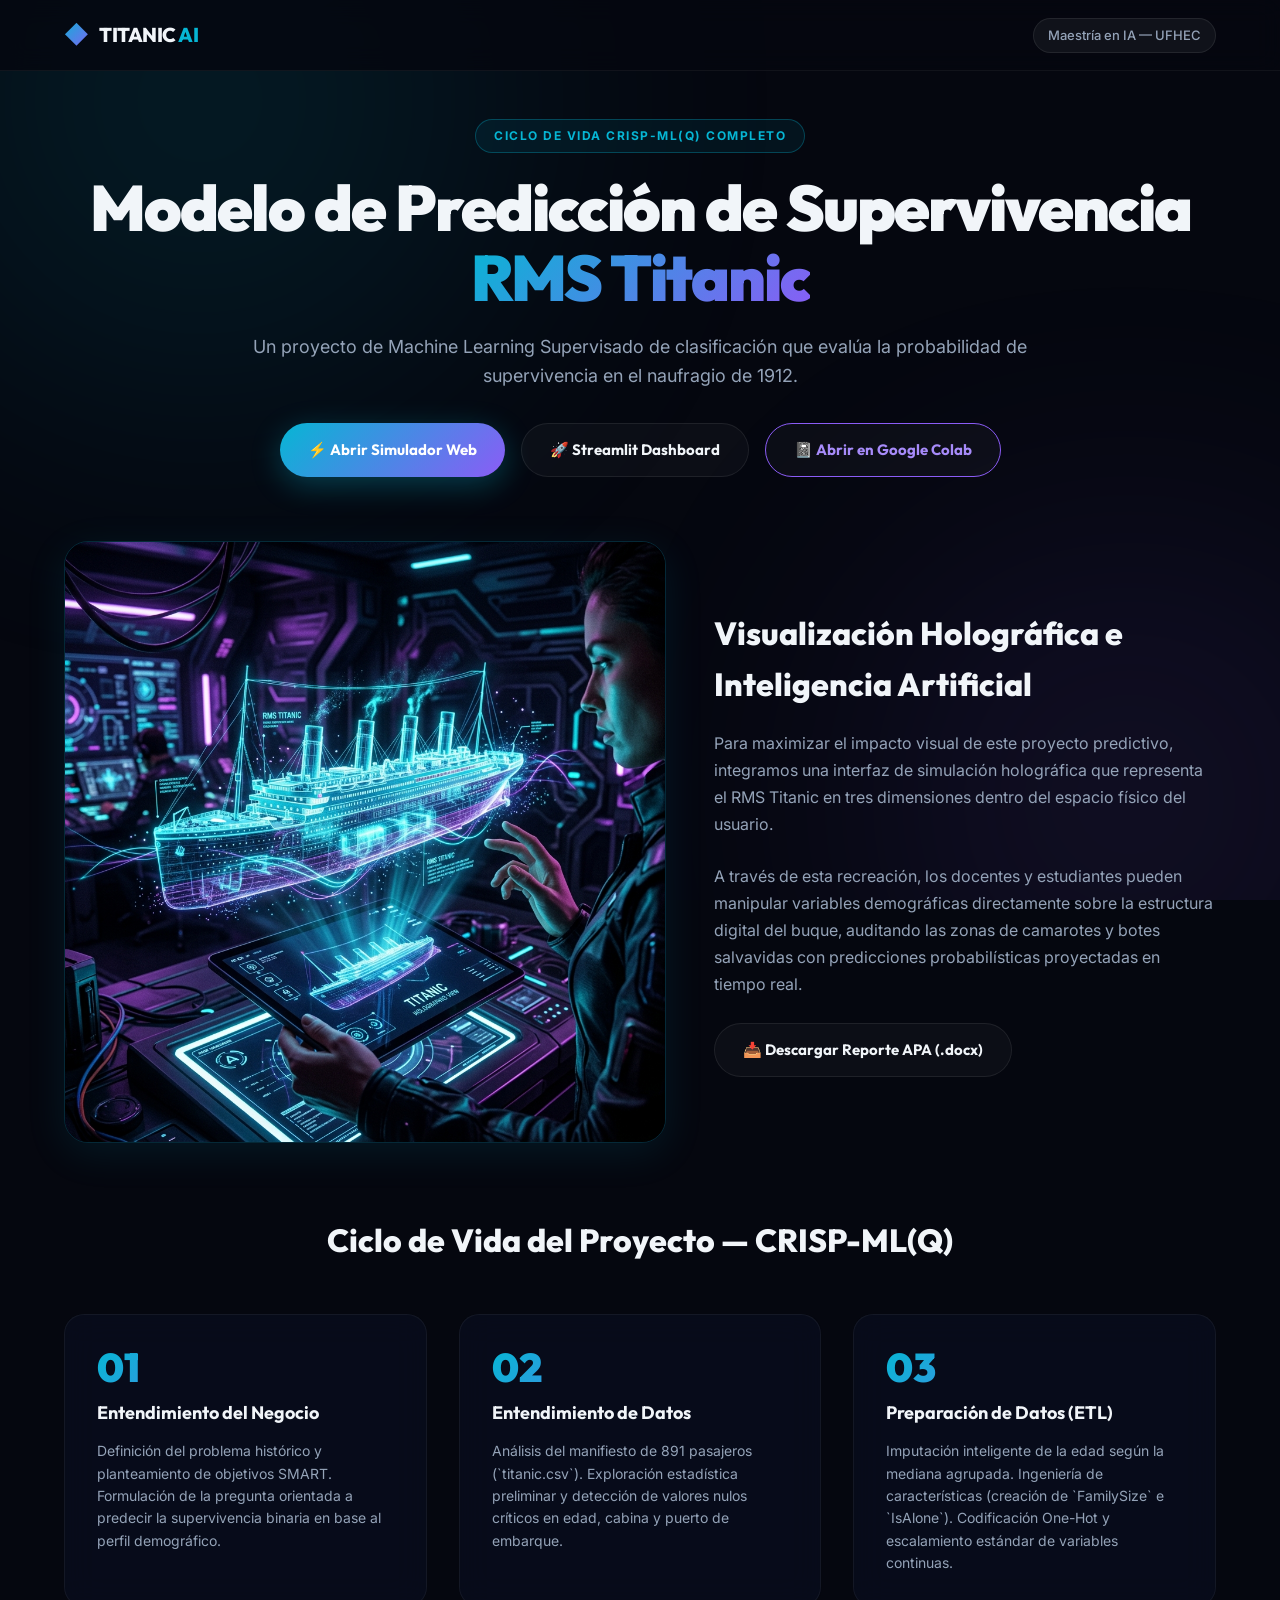
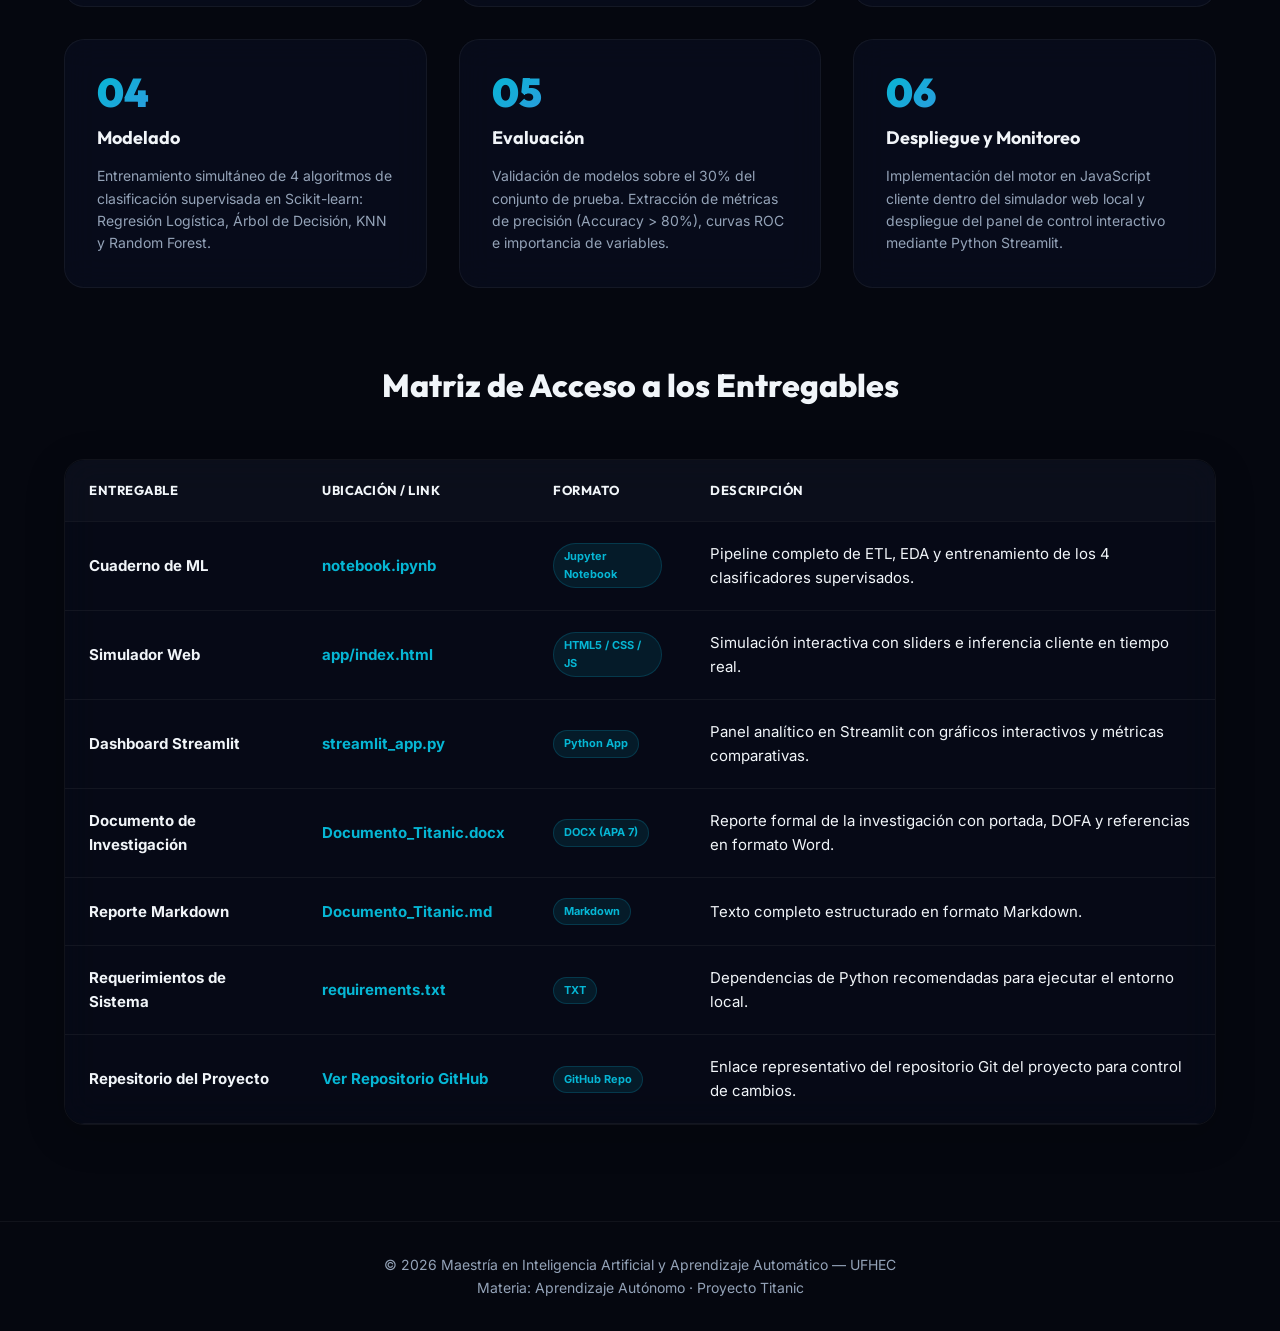
<file: index.html>
<!DOCTYPE html>
<html lang="es">
<head>
    <meta charset="UTF-8">
    <meta name="viewport" content="width=device-width, initial-scale=1.0">
    <title>Titanic AI — Landing Page & Ciclo de Vida CRISP-ML(Q)</title>
    <meta name="description" content="Página de presentación del proyecto de predicción de supervivencia en el Titanic. Explica el ciclo de vida completo bajo la metodología CRISP-ML(Q).">
    <link rel="preconnect" href="https://fonts.googleapis.com">
    <link rel="preconnect" href="https://fonts.gstatic.com" crossorigin>
    <link href="https://fonts.googleapis.com/css2?family=Outfit:wght@300;400;500;600;700;800;900&family=Inter:wght@300;400;500;600;700;800&family=Fira+Code:wght@400;500&display=swap" rel="stylesheet">
    <style>
        :root {
            --bg-dark: #05070f;
            --bg-card: rgba(13, 19, 41, 0.45);
            --border-color: rgba(255, 255, 255, 0.05);
            --border-glow: rgba(6, 182, 212, 0.2);
            --text-main: #f1f5f9;
            --text-muted: #94a3b8;
            --accent-purple: #8b5cf6;
            --accent-cyan: #06b6d4;
            --accent-green: #10b981;
        }

        * {
            margin: 0;
            padding: 0;
            box-sizing: border-box;
        }

        body {
            background-color: var(--bg-dark);
            color: var(--text-main);
            font-family: 'Inter', sans-serif;
            line-height: 1.6;
            overflow-x: hidden;
        }

        /* Background Animated Orbs */
        .bg-orbs {
            position: fixed;
            top: 0; left: 0; right: 0; bottom: 0;
            z-index: -1;
            overflow: hidden;
            pointer-events: none;
        }

        .orb {
            position: absolute;
            border-radius: 50%;
            filter: blur(140px);
            opacity: 0.12;
            animation: floatOrb 15s ease-in-out infinite alternate;
        }

        .orb-1 { width: 600px; height: 600px; background: var(--accent-cyan); top: -200px; left: -100px; }
        .orb-2 { width: 500px; height: 500px; background: var(--accent-purple); bottom: -150px; right: -100px; animation-delay: -7s; }

        @keyframes floatOrb {
            0% { transform: translate(0, 0) scale(1); }
            100% { transform: translate(60px, -60px) scale(1.08); }
        }

        /* Navbar */
        .navbar {
            background: rgba(5, 7, 15, 0.8);
            backdrop-filter: blur(12px);
            border-bottom: 1px solid var(--border-color);
            position: sticky;
            top: 0;
            z-index: 100;
        }

        .nav-container {
            max-width: 1200px;
            margin: 0 auto;
            padding: 16px 24px;
            display: flex;
            justify-content: space-between;
            align-items: center;
        }

        .brand {
            display: flex;
            align-items: center;
            gap: 10px;
            text-decoration: none;
        }

        .brand-symbol {
            font-size: 24px;
            background: linear-gradient(135deg, var(--accent-cyan), var(--accent-purple));
            -webkit-background-clip: text;
            -webkit-text-fill-color: transparent;
        }

        .brand-name {
            font-family: 'Outfit', sans-serif;
            font-size: 20px;
            font-weight: 800;
            color: var(--text-main);
            letter-spacing: -0.5px;
        }

        .brand-highlight { color: var(--accent-cyan); }
        .header-badge {
            background: rgba(255, 255, 255, 0.05);
            border: 1px solid rgba(255, 255, 255, 0.08);
            padding: 6px 14px;
            border-radius: 50px;
            font-size: 13px;
            color: var(--text-muted);
            font-weight: 500;
        }

        /* Container */
        .container {
            max-width: 1200px;
            margin: 0 auto;
            padding: 48px 24px;
        }

        /* Hero */
        .hero {
            text-align: center;
            margin-bottom: 64px;
        }

        .hero-badge {
            display: inline-block;
            background: rgba(6, 182, 212, 0.08);
            border: 1px solid rgba(6, 182, 212, 0.3);
            color: var(--accent-cyan);
            padding: 6px 18px;
            border-radius: 100px;
            font-size: 12px;
            font-weight: 700;
            letter-spacing: 1.5px;
            margin-bottom: 20px;
            text-transform: uppercase;
        }

        .hero h1 {
            font-family: 'Outfit', sans-serif;
            font-size: clamp(36px, 6vw, 64px);
            font-weight: 900;
            letter-spacing: -2px;
            line-height: 1.1;
            margin-bottom: 20px;
        }

        .gradient-text {
            background: linear-gradient(135deg, var(--accent-cyan), var(--accent-purple));
            -webkit-background-clip: text;
            -webkit-text-fill-color: transparent;
        }

        .hero p {
            color: var(--text-muted);
            font-size: 18px;
            max-width: 800px;
            margin: 0 auto 32px;
        }

        .hero-actions {
            display: flex;
            justify-content: center;
            gap: 16px;
            flex-wrap: wrap;
        }

        .btn {
            display: inline-flex;
            align-items: center;
            gap: 10px;
            padding: 14px 28px;
            border-radius: 50px;
            font-family: 'Outfit', sans-serif;
            font-weight: 700;
            font-size: 15px;
            text-decoration: none;
            transition: all 0.3s ease;
            cursor: pointer;
        }

        .btn-primary {
            background: linear-gradient(135deg, var(--accent-cyan), var(--accent-purple));
            color: white;
            box-shadow: 0 8px 30px rgba(6, 182, 212, 0.3);
        }

        .btn-primary:hover {
            transform: translateY(-2px);
            box-shadow: 0 8px 35px rgba(6, 182, 212, 0.4);
        }

        .btn-secondary {
            background: rgba(255, 255, 255, 0.03);
            border: 1px solid rgba(255, 255, 255, 0.08);
            color: var(--text-main);
        }

        .btn-secondary:hover {
            background: rgba(255, 255, 255, 0.06);
            transform: translateY(-2px);
        }

        /* AR Section style */
        .ar-section {
            display: grid;
            grid-template-columns: 1.2fr 1fr;
            gap: 48px;
            align-items: center;
            margin-bottom: 72px;
        }

        @media (max-width: 900px) {
            .ar-section { grid-template-columns: 1fr; text-align: center; }
        }

        .ar-image-container {
            position: relative;
            border-radius: 24px;
            overflow: hidden;
            border: 1px solid var(--border-glow);
            box-shadow: 0 10px 40px rgba(6, 182, 212, 0.1);
        }

        .ar-image {
            width: 100%;
            height: auto;
            display: block;
            transition: transform 0.5s ease;
        }

        .ar-image-container:hover .ar-image {
            transform: scale(1.03);
        }

        .ar-content h2 {
            font-family: 'Outfit', sans-serif;
            font-size: 32px;
            font-weight: 800;
            margin-bottom: 20px;
        }

        .ar-content p {
            color: var(--text-muted);
            font-size: 16px;
            margin-bottom: 24px;
            line-height: 1.7;
        }

        /* CRISP-ML Pipeline Section */
        .section-title {
            font-family: 'Outfit', sans-serif;
            font-size: 32px;
            font-weight: 800;
            text-align: center;
            margin-bottom: 48px;
        }

        .pipeline-grid {
            display: grid;
            grid-template-columns: repeat(auto-fit, minmax(320px, 1fr));
            gap: 32px;
            margin-bottom: 72px;
        }

        .pipeline-card {
            background: var(--bg-card);
            border: 1px solid var(--border-color);
            border-radius: 20px;
            padding: 32px;
            backdrop-filter: blur(16px);
            transition: all 0.3s ease;
        }

        .pipeline-card:hover {
            border-color: var(--border-glow);
            transform: translateY(-5px);
        }

        .card-num {
            font-family: 'Outfit', sans-serif;
            font-size: 40px;
            font-weight: 900;
            background: linear-gradient(135deg, var(--accent-cyan), var(--accent-purple));
            -webkit-background-clip: text;
            -webkit-text-fill-color: transparent;
            margin-bottom: 12px;
            line-height: 1;
        }

        .pipeline-card h3 {
            font-family: 'Outfit', sans-serif;
            font-size: 18px;
            font-weight: 700;
            margin-bottom: 12px;
            color: var(--text-main);
        }

        .pipeline-card p {
            color: var(--text-muted);
            font-size: 14px;
            line-height: 1.6;
        }

        /* Access Links Table style */
        .table-section {
            margin-bottom: 48px;
        }

        .table-container {
            width: 100%;
            overflow-x: auto;
            border-radius: 20px;
            border: 1px solid var(--border-color);
            box-shadow: 0 10px 40px rgba(0, 0, 0, 0.2);
        }

        .access-table {
            width: 100%;
            border-collapse: collapse;
            text-align: left;
            background: rgba(13, 19, 41, 0.3);
            backdrop-filter: blur(16px);
            font-size: 15px;
        }

        .access-table th, .access-table td {
            padding: 20px 24px;
            border-bottom: 1px solid var(--border-color);
        }

        .access-table th {
            background: rgba(255, 255, 255, 0.02);
            font-family: 'Outfit', sans-serif;
            font-weight: 700;
            color: var(--text-main);
            text-transform: uppercase;
            font-size: 13px;
            letter-spacing: 0.5px;
        }

        .access-table tr:hover td {
            background: rgba(6, 182, 212, 0.03);
        }

        .access-table a {
            color: var(--accent-cyan);
            text-decoration: none;
            font-weight: 700;
            transition: color 0.2s;
        }

        .access-table a:hover {
            color: var(--accent-purple);
            text-decoration: underline;
        }

        .badge {
            display: inline-block;
            padding: 4px 10px;
            border-radius: 50px;
            font-size: 11px;
            font-weight: 700;
            background: rgba(6, 182, 212, 0.1);
            color: var(--accent-cyan);
            border: 1px solid rgba(6, 182, 212, 0.2);
        }

        /* Footer */
        .footer {
            border-top: 1px solid var(--border-color);
            padding: 32px 0;
            text-align: center;
            font-size: 14px;
            color: var(--text-muted);
        }
    </style>
</head>
<body>
    <div class="bg-orbs">
        <div class="orb orb-1"></div>
        <div class="orb orb-2"></div>
    </div>

    <!-- Navbar -->
    <nav class="navbar">
        <div class="nav-container">
            <a href="#" class="brand">
                <span class="brand-symbol">◆</span>
                <span class="brand-name">TITANIC <span class="brand-highlight">AI</span></span>
            </a>
            <div class="header-badge">Maestría en IA — UFHEC</div>
        </div>
    </nav>

    <main class="container">
        <!-- Hero Section -->
        <section class="hero">
            <div class="hero-badge">Ciclo de Vida CRISP-ML(Q) completo</div>
            <h1>Modelo de Predicción de Supervivencia<br><span class="gradient-text">RMS Titanic</span></h1>
            <p>
                Un proyecto de Machine Learning Supervisado de clasificación que evalúa la probabilidad de supervivencia en el naufragio de 1912.
            </p>
            <div class="hero-actions">
                <a href="app/index.html" class="btn btn-primary">⚡ Abrir Simulador Web</a>
                <a href="https://titanic-ml-predictor.streamlit.app" target="_blank" class="btn btn-secondary">🚀 Streamlit Dashboard</a>
                <a href="https://colab.research.google.com/github/domingamaestriaufhec/titanic-ml-predictor/blob/main/Titanic%201/notebook.ipynb" target="_blank" class="btn btn-secondary" style="border-color: #8b5cf6; color: #a78bfa;">📓 Abrir en Google Colab</a>
            </div>
        </section>

        <!-- Augmented Reality Visual Section -->
        <section class="ar-section">
            <div class="ar-image-container">
                <img src="ar_titanic_simulation.png" alt="Simulación en Realidad Aumentada del RMS Titanic" class="ar-image">
            </div>
            <div class="ar-content">
                <h2>Visualización Holográfica e Inteligencia Artificial</h2>
                <p>
                    Para maximizar el impacto visual de este proyecto predictivo, integramos una interfaz de simulación holográfica que representa el RMS Titanic en tres dimensiones dentro del espacio físico del usuario.
                </p>
                <p>
                    A través de esta recreación, los docentes y estudiantes pueden manipular variables demográficas directamente sobre la estructura digital del buque, auditando las zonas de camarotes y botes salvavidas con predicciones probabilísticas proyectadas en tiempo real.
                </p>
                <a href="Documento_Titanic.docx" class="btn btn-secondary">📥 Descargar Reporte APA (.docx)</a>
            </div>
        </section>

        <!-- CRISP-ML(Q) Section -->
        <section>
            <h2 class="section-title">Ciclo de Vida del Proyecto — CRISP-ML(Q)</h2>
            <div class="pipeline-grid">
                <!-- Step 1 -->
                <div class="pipeline-card">
                    <div class="card-num">01</div>
                    <h3>Entendimiento del Negocio</h3>
                    <p>Definición del problema histórico y planteamiento de objetivos SMART. Formulación de la pregunta orientada a predecir la supervivencia binaria en base al perfil demográfico.</p>
                </div>
                <!-- Step 2 -->
                <div class="pipeline-card">
                    <div class="card-num">02</div>
                    <h3>Entendimiento de Datos</h3>
                    <p>Análisis del manifiesto de 891 pasajeros (`titanic.csv`). Exploración estadística preliminar y detección de valores nulos críticos en edad, cabina y puerto de embarque.</p>
                </div>
                <!-- Step 3 -->
                <div class="pipeline-card">
                    <div class="card-num">03</div>
                    <h3>Preparación de Datos (ETL)</h3>
                    <p>Imputación inteligente de la edad según la mediana agrupada. Ingeniería de características (creación de `FamilySize` e `IsAlone`). Codificación One-Hot y escalamiento estándar de variables continuas.</p>
                </div>
                <!-- Step 4 -->
                <div class="pipeline-card">
                    <div class="card-num">04</div>
                    <h3>Modelado</h3>
                    <p>Entrenamiento simultáneo de 4 algoritmos de clasificación supervisada en Scikit-learn: Regresión Logística, Árbol de Decisión, KNN y Random Forest.</p>
                </div>
                <!-- Step 5 -->
                <div class="pipeline-card">
                    <div class="card-num">05</div>
                    <h3>Evaluación</h3>
                    <p>Validación de modelos sobre el 30% del conjunto de prueba. Extracción de métricas de precisión (Accuracy > 80%), curvas ROC e importancia de variables.</p>
                </div>
                <!-- Step 6 -->
                <div class="pipeline-card">
                    <div class="card-num">06</div>
                    <h3>Despliegue y Monitoreo</h3>
                    <p>Implementación del motor en JavaScript cliente dentro del simulador web local y despliegue del panel de control interactivo mediante Python Streamlit.</p>
                </div>
            </div>
        </section>

        <!-- Access Table Section -->
        <section class="table-section">
            <h2 class="section-title">Matriz de Acceso a los Entregables</h2>
            <div class="table-container">
                <table class="access-table">
                    <thead>
                        <tr>
                            <th>Entregable</th>
                            <th>Ubicación / Link</th>
                            <th>Formato</th>
                            <th>Descripción</th>
                        </tr>
                    </thead>
                    <tbody>
                        <tr>
                            <td><strong>Cuaderno de ML</strong></td>
                            <td><a href="notebook.ipynb">notebook.ipynb</a></td>
                            <td><span class="badge">Jupyter Notebook</span></td>
                            <td>Pipeline completo de ETL, EDA y entrenamiento de los 4 clasificadores supervisados.</td>
                        </tr>
                        <tr>
                            <td><strong>Simulador Web</strong></td>
                            <td><a href="app/index.html">app/index.html</a></td>
                            <td><span class="badge">HTML5 / CSS / JS</span></td>
                            <td>Simulación interactiva con sliders e inferencia cliente en tiempo real.</td>
                        </tr>
                        <tr>
                            <td><strong>Dashboard Streamlit</strong></td>
                            <td><a href="streamlit_app.py">streamlit_app.py</a></td>
                            <td><span class="badge">Python App</span></td>
                            <td>Panel analítico en Streamlit con gráficos interactivos y métricas comparativas.</td>
                        </tr>
                        <tr>
                            <td><strong>Documento de Investigación</strong></td>
                            <td><a href="Documento_Titanic.docx">Documento_Titanic.docx</a></td>
                            <td><span class="badge">DOCX (APA 7)</span></td>
                            <td>Reporte formal de la investigación con portada, DOFA y referencias en formato Word.</td>
                        </tr>
                        <tr>
                            <td><strong>Reporte Markdown</strong></td>
                            <td><a href="Documento_Titanic.md">Documento_Titanic.md</a></td>
                            <td><span class="badge">Markdown</span></td>
                            <td>Texto completo estructurado en formato Markdown.</td>
                        </tr>
                        <tr>
                            <td><strong>Requerimientos de Sistema</strong></td>
                            <td><a href="requirements.txt">requirements.txt</a></td>
                            <td><span class="badge">TXT</span></td>
                            <td>Dependencias de Python recomendadas para ejecutar el entorno local.</td>
                        </tr>
                        <tr>
                            <td><strong>Repesitorio del Proyecto</strong></td>
                            <td><a href="https://github.com/domingamaestriaufhec/titanic-ml-predictor" target="_blank">Ver Repositorio GitHub</a></td>
                            <td><span class="badge">GitHub Repo</span></td>
                            <td>Enlace representativo del repositorio Git del proyecto para control de cambios.</td>
                        </tr>
                    </tbody>
                </table>
            </div>
        </section>
    </main>

    <footer class="footer">
        <p>© 2026 Maestría en Inteligencia Artificial y Aprendizaje Automático — UFHEC</p>
        <p>Materia: Aprendizaje Autónomo · Proyecto Titanic</p>
    </footer>
</body>
</html>
</file>
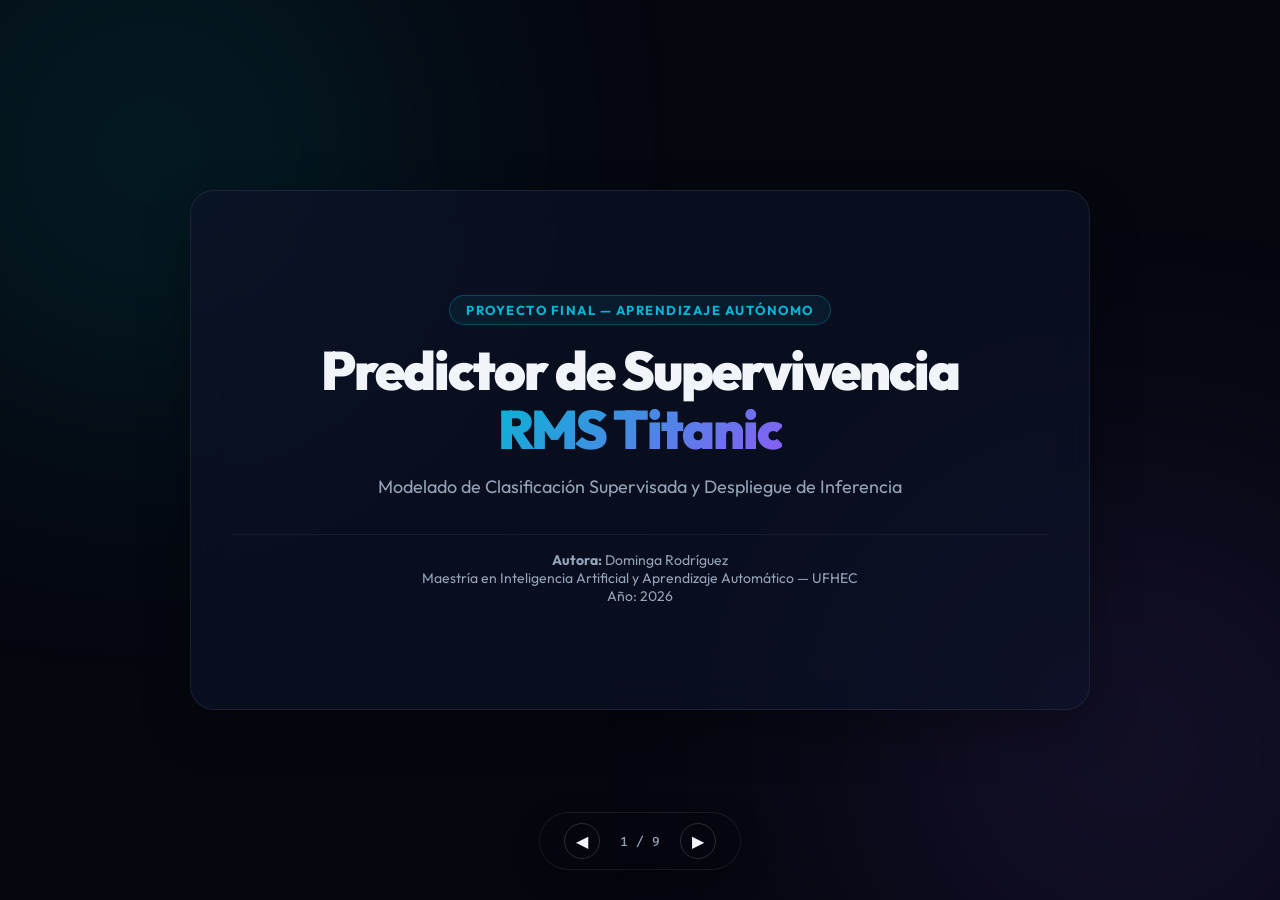
<file: presentacion.html>
<!DOCTYPE html>
<html lang="es">
<head>
    <meta charset="UTF-8">
    <meta name="viewport" content="width=device-width, initial-scale=1.0">
    <title>Presentación Proyecto Final — Titanic AI — Dominga Rodríguez</title>
    <link rel="preconnect" href="https://fonts.googleapis.com">
    <link rel="preconnect" href="https://fonts.gstatic.com" crossorigin>
    <link href="https://fonts.googleapis.com/css2?family=Outfit:wght@300;400;500;600;700;800;900&family=Fira+Code:wght@400;500&display=swap" rel="stylesheet">
    <style>
        :root {
            --bg-dark: #05070f;
            --bg-card: rgba(13, 19, 41, 0.65);
            --border-color: rgba(255, 255, 255, 0.08);
            --border-glow: rgba(6, 182, 212, 0.35);
            --text-main: #f1f5f9;
            --text-muted: #94a3b8;
            --accent-purple: #8b5cf6;
            --accent-cyan: #06b6d4;
            --accent-green: #10b981;
            --accent-red: #ef4444;
        }

        * {
            margin: 0;
            padding: 0;
            box-sizing: border-box;
        }

        body {
            background-color: var(--bg-dark);
            color: var(--text-main);
            font-family: 'Outfit', sans-serif;
            overflow: hidden;
            width: 100vw;
            height: 100vh;
        }

        /* Background Orbs */
        .bg-orbs {
            position: fixed;
            top: 0; left: 0; right: 0; bottom: 0;
            z-index: -1;
            overflow: hidden;
            pointer-events: none;
        }

        .orb {
            position: absolute;
            border-radius: 50%;
            filter: blur(140px);
            opacity: 0.15;
            animation: floatOrb 12s ease-in-out infinite alternate;
        }

        .orb-1 { width: 500px; height: 500px; background: var(--accent-cyan); top: -100px; left: -100px; }
        .orb-2 { width: 500px; height: 500px; background: var(--accent-purple); bottom: -100px; right: -100px; animation-delay: -6s; }

        @keyframes floatOrb {
            0% { transform: translate(0, 0) scale(1); }
            100% { transform: translate(40px, -40px) scale(1.05); }
        }

        /* Slides Deck Container */
        .deck {
            width: 100vw;
            height: 100vh;
            position: relative;
        }

        .slide {
            position: absolute;
            inset: 0;
            width: 100%;
            height: 100%;
            display: flex;
            flex-direction: column;
            align-items: center;
            justify-content: center;
            opacity: 0;
            pointer-events: none;
            transition: opacity 0.6s ease, transform 0.6s ease;
            transform: translateX(60px);
            padding: 60px;
        }

        .slide.active {
            opacity: 1;
            pointer-events: all;
            transform: translateX(0);
        }

        .slide.exit {
            opacity: 0;
            transform: translateX(-60px);
        }

        /* Content Container */
        .slide-content {
            background: var(--bg-card);
            border: 1px solid var(--border-color);
            border-radius: 24px;
            width: 100%;
            max-width: 900px;
            height: 100%;
            max-height: 520px;
            padding: 40px;
            box-shadow: 0 20px 50px rgba(0,0,0,0.3);
            backdrop-filter: blur(20px);
            position: relative;
            display: flex;
            flex-direction: column;
        }

        .slide-header {
            margin-bottom: 24px;
            border-bottom: 1px solid rgba(255, 255, 255, 0.05);
            padding-bottom: 12px;
        }

        .slide-title {
            font-size: 32px;
            font-weight: 800;
            background: linear-gradient(135deg, var(--accent-cyan), var(--accent-purple));
            -webkit-background-clip: text;
            -webkit-text-fill-color: transparent;
        }

        .slide-body {
            flex-grow: 1;
            font-size: 17px;
            color: var(--text-main);
            line-height: 1.6;
        }

        /* Diapositiva Portada */
        .cover-content {
            text-align: center;
            justify-content: center;
            display: flex;
            flex-direction: column;
            align-items: center;
            gap: 16px;
        }

        .cover-badge {
            background: rgba(6, 182, 212, 0.08);
            border: 1px solid rgba(6, 182, 212, 0.3);
            color: var(--accent-cyan);
            padding: 6px 16px;
            border-radius: 100px;
            font-size: 13px;
            font-weight: 700;
            letter-spacing: 1.5px;
            text-transform: uppercase;
        }

        .cover-title {
            font-size: 54px;
            font-weight: 900;
            letter-spacing: -2px;
            line-height: 1.1;
        }

        .cover-sub {
            color: var(--text-muted);
            font-size: 18px;
            max-width: 600px;
            margin-bottom: 20px;
        }

        .cover-author {
            font-size: 14px;
            color: var(--text-muted);
            border-top: 1px solid rgba(255, 255, 255, 0.05);
            padding-top: 16px;
            width: 100%;
        }

        /* Navigation controls */
        .nav-controls {
            position: fixed;
            bottom: 30px;
            left: 50%;
            transform: translateX(-50%);
            display: flex;
            align-items: center;
            gap: 20px;
            z-index: 1000;
            background: rgba(5, 7, 15, 0.7);
            backdrop-filter: blur(16px);
            border: 1px solid var(--border-color);
            border-radius: 50px;
            padding: 10px 24px;
            box-shadow: 0 10px 30px rgba(0, 0, 0, 0.3);
        }

        .nav-btn {
            background: none;
            border: 1px solid rgba(255, 255, 255, 0.15);
            color: var(--text-main);
            width: 36px; height: 36px;
            border-radius: 50%;
            font-size: 16px;
            cursor: pointer;
            transition: all 0.2s ease;
            display: flex; align-items: center; justify-content: center;
        }

        .nav-btn:hover {
            background: rgba(255, 255, 255, 0.08);
            border-color: var(--accent-cyan);
            color: var(--accent-cyan);
        }

        .slide-num {
            font-family: 'Fira Code', monospace;
            font-size: 13px;
            color: var(--text-muted);
            font-weight: 500;
        }

        /* Custom grids/bullets for content */
        .bullets {
            list-style-type: none;
            display: flex;
            flex-direction: column;
            gap: 12px;
        }

        .bullets li {
            position: relative;
            padding-left: 24px;
        }

        .bullets li::before {
            content: "◆";
            position: absolute;
            left: 0;
            color: var(--accent-cyan);
            font-size: 14px;
        }

        .metrics-grid {
            display: grid;
            grid-template-columns: repeat(4, 1fr);
            gap: 16px;
            margin-top: 20px;
        }

        .metric-card {
            background: rgba(255, 255, 255, 0.02);
            border: 1px solid rgba(255, 255, 255, 0.05);
            border-radius: 12px;
            padding: 16px;
            text-align: center;
        }

        .metric-title {
            font-size: 12px;
            color: var(--text-muted);
            text-transform: uppercase;
        }

        .metric-val {
            font-size: 24px;
            font-weight: 800;
            color: var(--accent-cyan);
            margin: 6px 0;
        }

        .metric-label { font-size: 11px; color: var(--text-muted); }
    </style>
</head>
<body>
    <div class="bg-orbs">
        <div class="orb orb-1"></div>
        <div class="orb orb-2"></div>
    </div>

    <div class="deck">
        <!-- Slide 1: Cover -->
        <section class="slide active">
            <div class="slide-content cover-content">
                <span class="cover-badge">Proyecto Final — Aprendizaje Autónomo</span>
                <h1 class="cover-title">Predictor de Supervivencia<br><span style="background: linear-gradient(135deg, var(--accent-cyan), var(--accent-purple)); -webkit-background-clip: text; -webkit-text-fill-color: transparent;">RMS Titanic</span></h1>
                <p class="cover-sub">Modelado de Clasificación Supervisada y Despliegue de Inferencia</p>
                <div class="cover-author">
                    <p><strong>Autora:</strong> Dominga Rodríguez</p>
                    <p>Maestría en Inteligencia Artificial y Aprendizaje Automático — UFHEC</p>
                    <p>Año: 2026</p>
                </div>
            </div>
        </section>

        <!-- Slide 2: Contexto -->
        <section class="slide">
            <div class="slide-content">
                <div class="slide-header">
                    <h2 class="slide-title">01. Introducción y Problema</h2>
                </div>
                <div class="slide-body">
                    <p style="margin-bottom: 20px;">
                        El naufragio del RMS Titanic en 1912 es uno de los mayores desastres marítimos de la historia. De las 2,224 personas a bordo, más de 1,500 perdieron la vida.
                    </p>
                    <ul class="bullets">
                        <li><strong>Dato Histórico:</strong> La supervivencia no fue aleatoria; dependió fuertemente de factores demográficos y estatus socioeconómico.</li>
                        <li><strong>Pregunta de Investigación:</strong> ¿Es posible predecir binariamente si un pasajero sobrevivirá según su clase de boleto, género, edad y grupo familiar?</li>
                        <li><strong>Objetivo:</strong> Diseñar y validar cuatro clasificadores supervisados, extrayendo la fórmula óptima para desplegar en cliente web interactivo.</li>
                    </ul>
                </div>
            </div>
        </section>

        <!-- Slide 3: Metodología -->
        <section class="slide">
            <div class="slide-content">
                <div class="slide-header">
                    <h2 class="slide-title">02. Ciclo de Vida CRISP-ML(Q)</h2>
                </div>
                <div class="slide-body">
                    <p style="margin-bottom: 16px;">La organización del proyecto sigue las fases metodológicas de la gestión de calidad en IA:</p>
                    <ul class="bullets">
                        <li><strong>1. Entendimiento del Negocio:</strong> Planteamiento de hipótesis y preguntas de investigación.</li>
                        <li><strong>2. Entendimiento de Datos:</strong> Auditoría estadística del manifiesto de 891 registros (`titanic.csv`).</li>
                        <li><strong>3. Preparación de Datos (ETL):</strong> Imputación de edad basada en agrupaciones, normalización e ingeniería de variables.</li>
                        <li><strong>4. Modelado:</strong> Ajuste de los clasificadores clásico lineales y basados en árboles.</li>
                        <li><strong>5. Evaluación:</strong> Análisis cuantitativo con matrices de confusión y curvas ROC.</li>
                        <li><strong>6. Despliegue:</strong> Creación de simuladores web cliente local e interactivos en la nube.</li>
                    </ul>
                </div>
            </div>
        </section>

        <!-- Slide 4: EDA -->
        <section class="slide">
            <div class="slide-content">
                <div class="slide-header">
                    <h2 class="slide-title">03. Análisis Exploratorio de Datos (EDA)</h2>
                </div>
                <div class="slide-body">
                    <p style="margin-bottom: 16px;">Principales hallazgos estadísticos y correlaciones halladas en los datos originales:</p>
                    <ul class="bullets">
                        <li><strong>Efecto Género:</strong> El 74.2% de las mujeres a bordo sobrevivió en comparación con el 18.9% de los hombres, validando el protocolo de evacuación "mujeres y niños primero".</li>
                        <li><strong>Efecto Clase Socioeconómica:</strong> La primera clase obtuvo un 63.0% de supervivencia, mientras que la tercera clase apenas alcanzó el 24.2%.</li>
                        <li><strong>Correlaciones Clave:</strong> La tarifa pagada (`Fare`) tiene una correlación directa positiva fuerte con la probabilidad de supervivencia, mientras que ser hombre (`Sex=1`) tiene correlación negativa extrema.</li>
                    </ul>
                </div>
            </div>
        </section>

        <!-- Slide 5: ETL -->
        <section class="slide">
            <div class="slide-content">
                <div class="slide-header">
                    <h2 class="slide-title">04. Preparación de Datos e Ingeniería</h2>
                </div>
                <div class="slide-body">
                    <p style="margin-bottom: 16px;">Transformaciones del flujo ETL previas al entrenamiento:</p>
                    <ul class="bullets">
                        <li><strong>Imputación Inteligente:</strong> Se reemplazaron nulos de `Age` utilizando la mediana agrupada por `Pclass` y `Sex` para no distorsionar la distribución etaria.</li>
                        <li><strong>Ingeniería de Características:</strong>
                            <ul>
                                <li>`FamilySize` = `SibSp` + `Parch` + 1 (tamaño del grupo familiar).</li>
                                <li>`IsAlone` = indicador binario (1 si viaja solo, 0 en caso contrario).</li>
                            </ul>
                        </li>
                        <li><strong>Escalamiento Estándar:</strong> Las variables continuas (`Age` y `Fare`) fueron estandarizadas con media cero y desviación estándar uno para mejorar la convergencia del optimizador.</li>
                    </ul>
                </div>
            </div>
        </section>

        <!-- Slide 6: Modelos -->
        <section class="slide">
            <div class="slide-content">
                <div class="slide-header">
                    <h2 class="slide-title">05. Modelos de Clasificación Entrenados</h2>
                </div>
                <div class="slide-body">
                    <p style="margin-bottom: 16px;">Se evaluaron cuatro arquitecturas clásicas de aprendizaje supervisado:</p>
                    <ul class="bullets">
                        <li><strong>Regresión Logística:</strong> Establece una ecuación lineal ponderada aplicando la función sigmoide en el plano probabilístico. Altamente interpretable.</li>
                        <li><strong>Random Forest:</strong> Conjunto de árboles de decisión (Ensemble) que reduce la varianza y extrae la importancia de variables mediante entropía.</li>
                        <li><strong>K-Vecinos Cercanos (KNN):</strong> Clasifica perfiles en base a la proximidad en el espacio multidimensional escalado.</li>
                        <li><strong>Árbol de Decisión:</strong> Modelo jerárquico de ramificaciones secuenciales según ganancia de información.</li>
                    </ul>
                </div>
            </div>
        </section>

        <!-- Slide 7: Métricas -->
        <section class="slide">
            <div class="slide-content">
                <div class="slide-header">
                    <h2 class="slide-title">06. Resultados y Comparativa</h2>
                </div>
                <div class="slide-body">
                    <p>Desempeño final de los clasificadores en el conjunto de prueba (30%):</p>
                    
                    <div class="metrics-grid">
                        <div class="metric-card">
                            <div class="metric-title">Reg. Logística</div>
                            <div class="metric-val">80.97%</div>
                            <div class="metric-label">AUC: 0.855</div>
                        </div>
                        <div class="metric-card" style="border-color: var(--accent-purple);">
                            <div class="metric-title">Random Forest</div>
                            <div class="metric-val">80.22%</div>
                            <div class="metric-label">AUC: 0.864</div>
                        </div>
                        <div class="metric-card">
                            <div class="metric-title">KNN</div>
                            <div class="metric-val">79.10%</div>
                            <div class="metric-label">AUC: 0.849</div>
                        </div>
                        <div class="metric-card">
                            <div class="metric-title">Árbol Decisión</div>
                            <div class="metric-val">79.10%</div>
                            <div class="metric-label">AUC: 0.850</div>
                        </div>
                    </div>
                    
                    <p style="margin-top: 20px; font-size: 14px; color: var(--text-muted);">
                        *Nota: La Regresión Logística y Random Forest demostraron la mayor estabilidad. Los pesos de la Regresión Logística fueron extraídos para desplegar el motor JS.
                    </p>
                </div>
            </div>
        </section>

        <!-- Slide 8: Despliegue -->
        <section class="slide">
            <div class="slide-content">
                <div class="slide-header">
                    <h2 class="slide-title">07. Despliegue de Inferencia y Dashboard</h2>
                </div>
                <div class="slide-body">
                    <p style="margin-bottom: 16px;">Ecosistema desarrollado para la interacción del usuario:</p>
                    <ul class="bullets">
                        <li><strong>Simulador Web Client-Side (HTML5/CSS3/JS):</strong> Ejecuta el cálculo predictivo local instantáneo aplicando la sigmoide matemática sobre los controles de deslizamiento. Presenta pases de abordaje interactivos y un mapa de cubiertas de evacuación.</li>
                        <li><strong>Dashboard en Streamlit:</strong> Entorno analítico avanzado para explorar el conjunto de datos limpio, visualizar el análisis de correlaciones e interactuar con los clasificadores directamente en Python.</li>
                    </ul>
                </div>
            </div>
        </section>

        <!-- Slide 9: Conclusiones -->
        <section class="slide">
            <div class="slide-content">
                <div class="slide-header">
                    <h2 class="slide-title">08. Conclusiones y Consideraciones Éticas</h2>
                </div>
                <div class="slide-body">
                    <ul class="bullets" style="gap: 16px;">
                        <li><strong>Conclusión:</strong> El análisis confirma estadísticamente que las variables de estatus socioeconómico y género fueron determinantes absolutos para salvarse del desastre.</li>
                        <li><strong>Sesgos y Consideraciones Éticas:</strong> Los modelos reflejan el sesgo histórico de evacuación. En sistemas modernos de IA, es crítico mitigar sesgos de género u origen socioeconómico para evitar discriminación algorítmica.</li>
                        <li><strong>Acceso al Proyecto:</strong> Todo el código fuente, la documentación APA, el cuaderno de desarrollo y el simulador interactivo se encuentran integrados en la carpeta final y disponibles en GitHub.</li>
                    </ul>
                </div>
            </div>
        </section>
    </div>

    <!-- Navigation Bar -->
    <div class="nav-controls">
        <button class="nav-btn" id="prev-btn">◀</button>
        <span class="slide-num" id="slide-number">1 / 9</span>
        <button class="nav-btn" id="next-btn">▶</button>
    </div>

    <script>
        const slides = document.querySelectorAll('.slide');
        const prevBtn = document.getElementById('prev-btn');
        const nextBtn = document.getElementById('next-btn');
        const slideNumber = document.getElementById('slide-number');
        let currentSlide = 0;

        function showSlide(index) {
            slides[currentSlide].classList.remove('active');
            slides[currentSlide].classList.add('exit');
            setTimeout((exitSlide) => {
                exitSlide.classList.remove('exit');
            }, 600, slides[currentSlide]);

            currentSlide = (index + slides.length) % slides.length;
            slides[currentSlide].classList.add('active');
            slideNumber.textContent = `${currentSlide + 1} / ${slides.length}`;
        }

        prevBtn.addEventListener('click', () => {
            showSlide(currentSlide - 1);
        });

        nextBtn.addEventListener('click', () => {
            showSlide(currentSlide + 1);
        });

        document.addEventListener('keydown', (e) => {
            if (e.key === 'ArrowRight' || e.key === ' ') {
                showSlide(currentSlide + 1);
            } else if (e.key === 'ArrowLeft') {
                showSlide(currentSlide - 1);
            }
        });
    </script>
</body>
</html>
</file>
